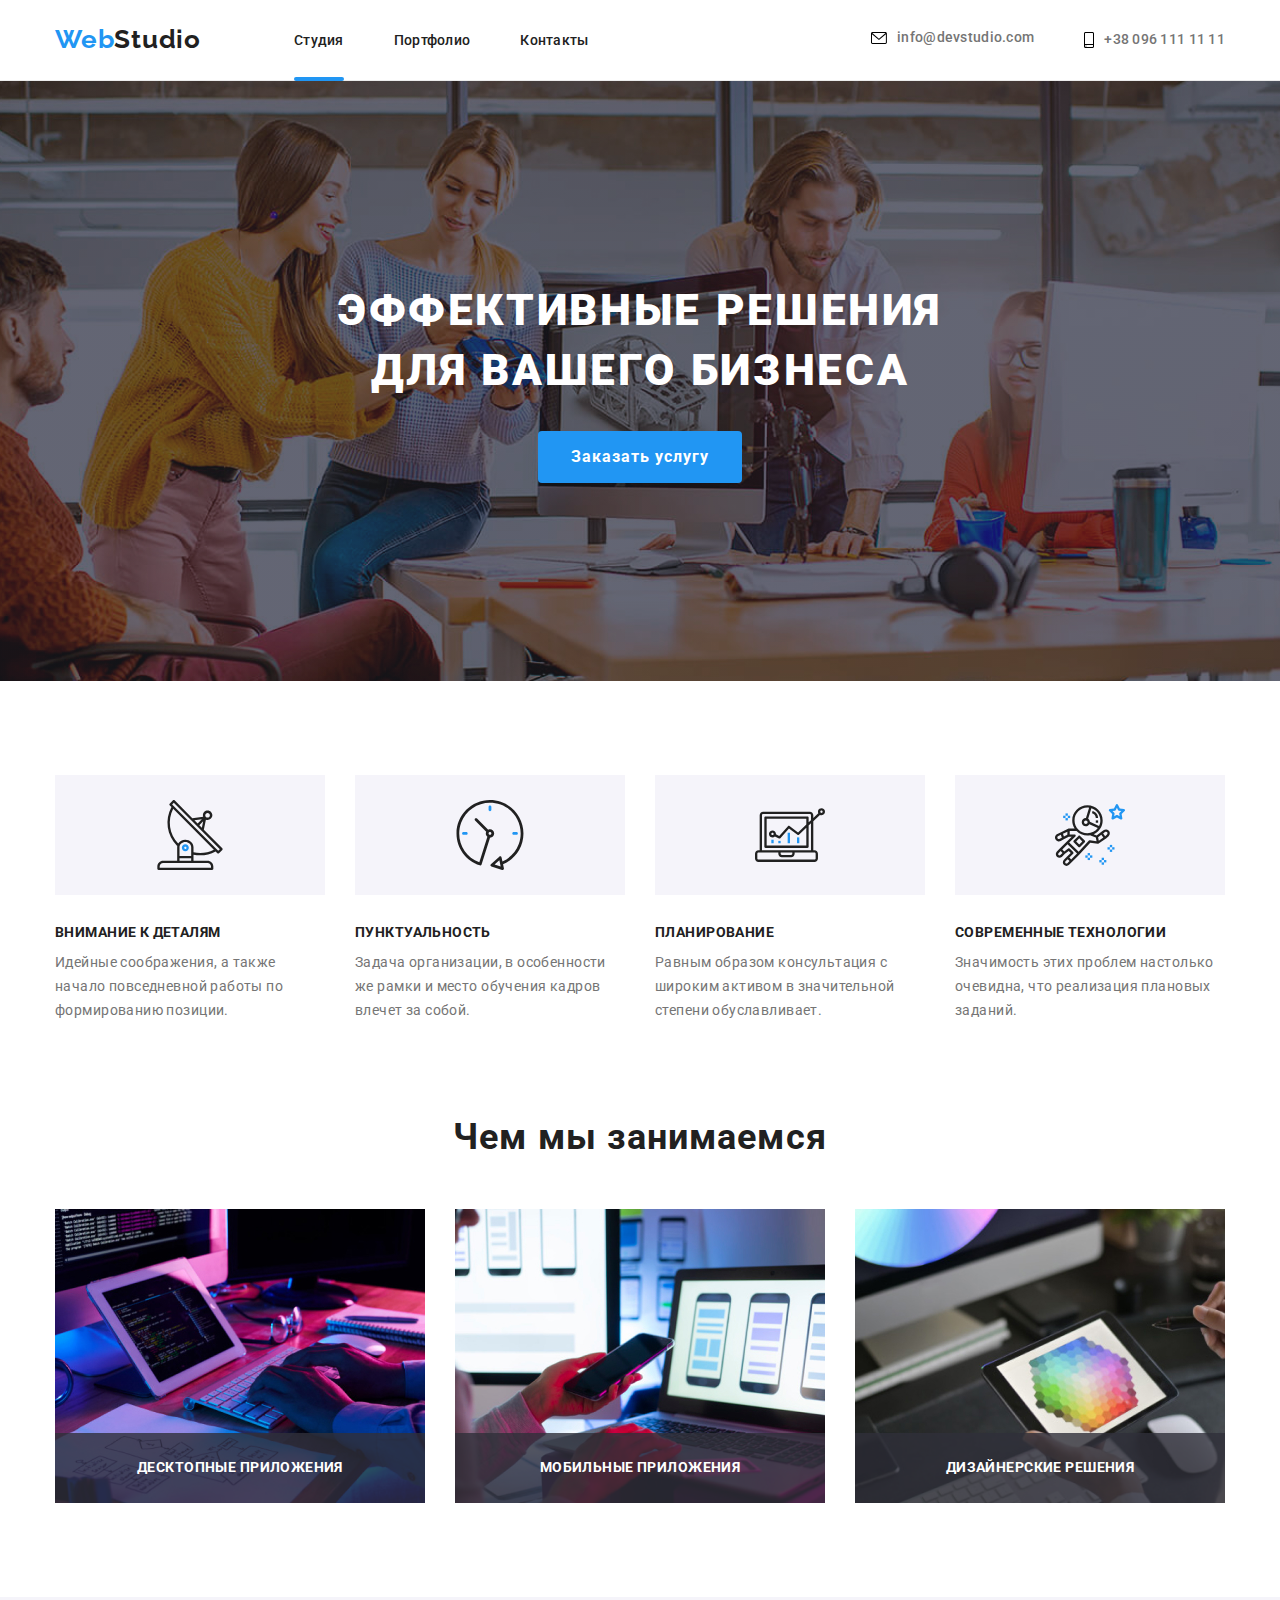
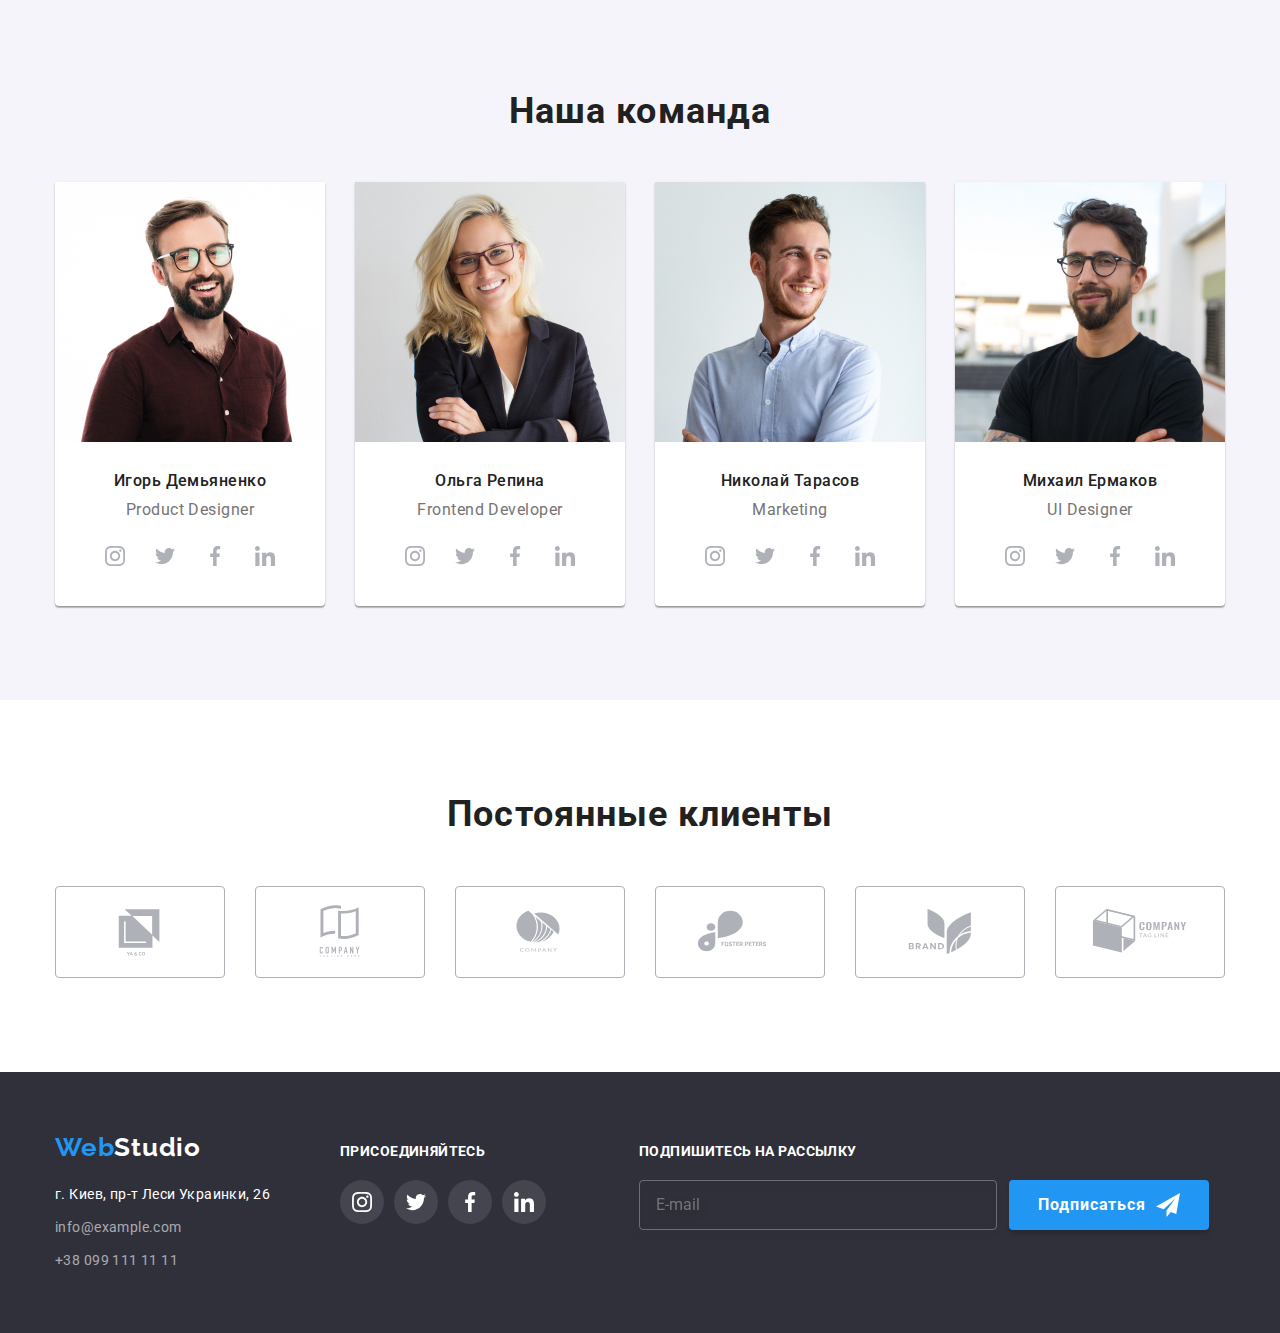
<file: index.html>
<!DOCTYPE html>
<html lang="ru">

<head>
    <meta charset="UTF-8">
    <title>Студия</title>
    <link rel="preconnect" href="https://fonts.googleapis.com">
    <link rel="preconnect" href="https://fonts.gstatic.com" crossorigin>
    <link
        href="https://fonts.googleapis.com/css2?family=Raleway:wght@700&family=Roboto:wght@400;500;700;900&display=swap"
        rel="stylesheet">
    <link rel="stylesheet" href="https://cdnjs.cloudflare.com/ajax/libs/modern-normalize/1.1.0/modern-normalize.css"
        integrity="sha512-Y0MM+V6ymRKN2zStTqzQ227DWhhp4Mzdo6gnlRnuaNCbc+YN/ZH0sBCLTM4M0oSy9c9VKiCvd4Jk44aCLrNS5Q=="
        crossorigin="anonymous" referrerpolicy="no-referrer" />
    <!-- <link rel="stylesheet" href="./css/styles.css"> -->
    <link rel="stylesheet" href="./css/main.min.css">
</head>

<body>
    <header class="header">
        <div class="container container-nav">
            <nav class="navigation">
                <a href="./index.html" lang="en" class="logo navigation__logo link"><span
                        class="logo">Web</span>Studio</a>
                <ul class="navigation__list list">
                    <li class="navigation__item"><a href="./index.html" class="navigation__link current link">Студия</a>
                    </li>
                    <li class="navigation__item"><a href="./portfolio.html" class="navigation__link link">Портфолио</a>
                    </li>
                    <li class="navigation__item"><a href="" class="navigation__link link">Контакты</a></li>
                </ul>
            </nav>
            <ul class="contacts  list">
                <li class="contacts__item"><a href="maito:info@devstudio.com" class="contacts__link link"> <svg
                            class="contacts__icon-svg" width="16" height="12">
                            <use href="./images/symbol-defs.svg#icon-envelope-hover"></use>
                        </svg>info@devstudio.com</a></li>
                <li class="contacts__item"><a href="tel:+380961111111" class="contacts__link link"> <svg
                            class="contacts__icon-svg" width="10" height="16">
                            <use href="./images/symbol-defs.svg#icon-smartphone"></use>
                        </svg>+38 096 111 11 11</a>
                </li>
            </ul>
        </div>
    </header>
    <main>
        <section class="hero">
            <div class="container">
                <h1 class="hero__title">Эффективные решения<br>для вашего бизнеса</h1>
                <button type="button" class="button hero__button" data-modal-open>Заказать услугу</button>
            </div>
        </section>

        <section class="advanteges">
            <div class="container">
                <ul class="advanteges__list list">
                    <li class="advanteges__item">
                        <div class="advanteges__logo logo"><svg class="advanteges-logo-svg" width="70" heigth="70">
                                <use href="./images/symbol-defs.svg#icon-antenna-1"></use>
                            </svg></div>
                        <h3 class="advanteges__title title">Внимание к деталям</h3>
                        <p class="advanteges__text text"> Идейные соображения, а также начало повседневной работы по
                            формированию
                            позиции.
                        </p>
                    </li>
                    <li class="advanteges-item">
                        <div class="advanteges__logo logo"><svg class="advanteges-logo-svg" width="70" heigth="70">
                                <use href="./images/symbol-defs.svg#icon-clock-1"></use>
                            </svg></div>
                        <h3 class="advanteges__title title">Пунктуальность</h3>
                        <p class="advanteges__text text"> Задача организации, в особенности же рамки и место обучения
                            кадров
                            влечет за собой.
                        </p>
                    </li>
                    <li class="advanteges__item">
                        <div class="advanteges__logo"><svg class="advanteges-logo-svg" width="70" heigth="70">
                                <use href="./images/symbol-defs.svg#icon-diagram-1"></use>
                            </svg></div>
                        <h3 class="advanteges__title title">Планирование</h3>
                        <p class="advanteges__text text"> Равным образом консультация с широким активом в значительной
                            степени
                            обуславливает.
                        </p>
                    </li>
                    <li class="advanteges__item">
                        <div class="advanteges__logo"><svg class="advanteges-logo-svg" width="70" heigth="70">
                                <use href="./images/symbol-defs.svg#icon-astronaut-1"></use>
                            </svg></div>
                        <h3 class="advanteges__title title">Современные технологии</h3>
                        <p class="advanteges__text text"> Значимость этих проблем настолько очевидна, что реализация
                            плановых
                            заданий.
                        </p>
                    </li>
                </ul>
            </div>
        </section>
        <section class="working">
            <div class="container">
                <h2 class="working__title">Чем мы занимаемся</h2>
                <ul class="working__list">
                    <li class="working__item list">
                        <div class="working__anim"><img src="./images/img1.jpg" alt="печать алгоритма" width="370">
                            <p class="working__text">ДЕСКТОПНЫЕ ПРИЛОЖЕНИЯ</p>
                        </div>
                    </li>
                    <li class="working__item list">
                        <div class="working__anim"><img src="./images/img2.jpg" alt="телефон и ноутбук" width="370">
                            <p class="working__text">МОБИЛЬНЫЕ ПРИЛОЖЕНИЯ</p>
                        </div>
                    </li>
                    <li class="working__item list">
                        <div class="working__anim"><img src="./images/img3.jpg" alt="галерея цветов на планшете"
                                width="370">
                            <p class="working__text">ДИЗАЙНЕРСКИЕ РЕШЕНИЯ</p>
                        </div>
                    </li>
                </ul>
            </div>
        </section>
        <section class="team">
            <div class="container">
                <h2 class="team__main">Наша команда</h2>
                <ul class="team__list list">
                    <li class="team__item">
                        <img src="./images/img4.jpg" alt="Игорь Демьяненко" width="270">
                        <div class="description">
                            <h3 class="description__title">Игорь Демьяненко</h3>
                            <p class="description__text">Product Designer</p>
                            <ul class="description__soc list">
                                <li class="description__item"><a href="" class="description__link link">
                                        <svg class="description__icon" width="20" height="20">
                                            <use href="./images/symbol-defs.svg#icon-instagram"></use>
                                        </svg>
                                    </a></li>
                                <li class="description__item"><a href="" class="description__link link">
                                        <svg class="description__icon" width="20" height="20">
                                            <use href="./images/symbol-defs.svg#icon-twitter">
                                            </use>
                                        </svg></a></li>
                                <li class="description__item"><a href="" class="description__link link">
                                        <svg class="description__icon" width="20" height="20">
                                            <use href="./images/symbol-defs.svg#icon-facebook">
                                            </use>
                                        </svg></a></li>
                                <li class="description__item"><a href="" class="description__link link">
                                        <svg class="description__icon" width="20" height="20">
                                            <use href="./images/symbol-defs.svg#icon-linkedin">
                                            </use>
                                        </svg></a></li>
                            </ul>
                        </div>
                    </li>
                    <li class="team__item">
                        <img src="./images/img5.jpg" alt="Ольга Репина" width="270">
                        <div class="description">
                            <h3 class="description__title">Ольга Репина</h3>
                            <p class="description__text">Frontend Developer</p>
                            <ul class="description__soc list">
                                <li class="description__item"><a href="" class="description__link link">
                                        <svg class="description__icon" width="20" height="20">
                                            <use href="./images/symbol-defs.svg#icon-instagram"></use>
                                        </svg>
                                    </a></li>
                                <li class="description__item"><a href="" class="description__link link">
                                        <svg class="description__icon" width="20" height="20">
                                            <use href="./images/symbol-defs.svg#icon-twitter">
                                            </use>
                                        </svg></a></li>
                                <li class="description__item"><a href="" class="description__link link">
                                        <svg class="description__icon" width="20" height="20">
                                            <use href="./images/symbol-defs.svg#icon-facebook">
                                            </use>
                                        </svg></a></li>
                                <li class="description__item"><a href="" class="description__link link">
                                        <svg class="description__icon" width="20" height="20">
                                            <use href="./images/symbol-defs.svg#icon-linkedin">
                                            </use>
                                        </svg></a></li>
                            </ul>
                        </div>
                    </li>
                    <li class="team__item">
                        <img src="./images/img6.jpg" alt="Николай Тарасов" width="270">
                        <div class="description">
                            <h3 class="description__title">Николай Тарасов</h3>
                            <p class="description__text">Marketing</p>
                            <ul class="description__soc list">
                                <li class="description__item"><a href="" class="description__link link">
                                        <svg class="description__icon" width="20" height="20">
                                            <use href="./images/symbol-defs.svg#icon-instagram"></use>
                                        </svg>
                                    </a></li>
                                <li class="description__item"><a href="" class="description__link link">
                                        <svg class="description__icon" width="20" height="20">
                                            <use href="./images/symbol-defs.svg#icon-twitter">
                                            </use>
                                        </svg></a></li>
                                <li class="description__item"><a href="" class="description__link link">
                                        <svg class="description__icon" width="20" height="20">
                                            <use href="./images/symbol-defs.svg#icon-facebook">
                                            </use>
                                        </svg></a></li>
                                <li class="description__item"><a href="" class="description__link link">
                                        <svg class="description__icon" width="20" height="20">
                                            <use href="./images/symbol-defs.svg#icon-linkedin">
                                            </use>
                                        </svg></a></li>
                            </ul>
                        </div>
                    </li>
                    <li class="team__item">
                        <img src="./images/img7.jpg" alt="Мизаил Ермаков" width="270">
                        <div class="description">
                            <h3 class="description__title">Михаил Ермаков</h3>
                            <p class="description__text">UI Designer</p>
                            <ul class="description__soc list">
                                <li class="description__item"><a href="" class="description__link link">
                                        <svg class="description__icon" width="20" height="20">
                                            <use href="./images/symbol-defs.svg#icon-instagram"></use>
                                        </svg>
                                    </a></li>
                                <li class="description__item"><a href="" class="description__link link">
                                        <svg class="description__icon" width="20" height="20">
                                            <use href="./images/symbol-defs.svg#icon-twitter">
                                            </use>
                                        </svg></a></li>
                                <li class="description__item"><a href="" class="description__link link">
                                        <svg class="description__icon" width="20" height="20">
                                            <use href="./images/symbol-defs.svg#icon-facebook">
                                            </use>
                                        </svg></a></li>
                                <li class="description__item"><a href="" class="description__link link">
                                        <svg class="description__icon" width="20" height="20">
                                            <use href="./images/symbol-defs.svg#icon-linkedin">
                                            </use>
                                        </svg></a></li>
                            </ul>
                    </li>
            </div>
            </ul>
            </div>
        </section>
        <section class="customers">
            <div class="container">
                <h2 class="customers-title">Постоянные клиенты</h2>
                <ul class="customers-list list">
                    <li class="customers-item"><a href="" class="customers-item-link link"><svg class="customers-logo"
                                width="106" height="60">
                                <use href="./images/symbol-defs.svg#icon-Logo-1"></use>
                            </svg> </a></li>
                    <li class="customers-item"><a href="" class="customers-item-link link"><svg class="customers-logo"
                                width="106" height="60">
                                <use href="./images/symbol-defs.svg#icon-Logo-2"></use>
                            </svg> </a></li>
                    <li class="customers-item"><a href="" class="customers-item-link link"><svg class="customers-logo"
                                width="106" height="60">
                                <use href="./images/symbol-defs.svg#icon-Logo-3"></use>
                            </svg> </a></li>
                    <li class="customers-item"><a href="" class="customers-item-link link"><svg class="customers-logo"
                                width="106" height="60">
                                <use href="./images/symbol-defs.svg#icon-Logo-4"></use>
                            </svg> </a></li>
                    <li class="customers-item"><a href="" class="customers-item-link link"><svg class="customers-logo"
                                width="106" height="60">
                                <use href="./images/symbol-defs.svg#icon-Logo-5"></use>
                            </svg> </a></li>
                    <li class="customers-item"><a href="" class="customers-item-link link"><svg class="customers-logo"
                                width="106" height="60">
                                <use href="./images/symbol-defs.svg#icon-Logo-6"></use>
                            </svg> </a></li>
                </ul>
            </div>

        </section>
    </main>

    <footer class="footer">
        <div class="container footer-display">
            <div><a href="./index.html" lang="en" class="footer-logo link"><span class="logo">Web</span>Studio</a>
                <address class="footer-adress">
                    <ul class="footer-list list">
                        <li class="footer-item">
                            <a href="https://goo.gl/maps/1Njmv294i6witmMh8" target="_blank" class="footer-map link">г.
                                Киев,
                                пр-т
                                Леси Украинки, 26</a>
                        </li>
                        <li class="footer-item">
                            <a href="maito:info@example.com" class="footer-link link">info@example.com</a>
                        </li>
                        <li class="footer-item">
                            <a href="tel:+380991111111" class="footer-link link">+38 099 111 11 11</a>
                        </li>
                    </ul>
                </address>
            </div>
            <div class="footer-join-soc">
                <h2 class="footer-title">ПРИСОЕДИНЯЙТЕСЬ</h2>
                <ul class="footer-soc list">
                    <li class="footer-soc-item"><a href="" class="footer-soc-link link">
                            <svg class="footer-soc-icon" width="20" height="20">
                                <use href="./images/symbol-defs.svg#icon-instagram"></use>
                            </svg>
                        </a></li>
                    <li class="footer-soc-item"><a href="" class="footer-soc-link link">
                            <svg class="footer-soc-icon" width="20" height="20">
                                <use href="./images/symbol-defs.svg#icon-twitter">
                                </use>
                            </svg></a></li>
                    <li class="footer-soc-item"><a href="" class="footer-soc-link link">
                            <svg class="footer-soc-icon" width="20" height="20">
                                <use href="./images/symbol-defs.svg#icon-facebook">
                                </use>
                            </svg></a></li>
                    <li class="footer-soc-item"><a href="" class="footer-soc-link link">
                            <svg class="footer-soc-icon" width="20" height="20">
                                <use href="./images/symbol-defs.svg#icon-linkedin">
                                </use>
                            </svg></a></li>
                </ul>
            </div>

            <div class="mailinglist">
                <h2 class="mailinglist-title">Подпишитесь на рассылку</h2>
                <div class="mailinglist-form"><input type="text" name="email" class="mailinglist-email"
                        placeholder="E-mail" placeholder>
                    <button type="button" class="button-signin">Подписаться<span
                            class="mailinglist-svg"></span></button>
                </div>
            </div>
        </div>
    </footer>
    <div class="backdrop is-hidden" data-modal>
        <div class="modal">
            <button type="button" class="modal-btn" data-modal-close><svg class="close-svg" wigth="11" height="11">
                    <use href="./images/symbol-defs.svg#icon-close-button-x"></use>
                </svg></button>
            <p class="modal-title">Оставьте свои данные, мы вам перезвоним</p>
            <form class="modal-form">
                <div class="form-field"><label for=""><span class="input-title">Имя</span>
                    </label>
                    <div class="input-wrap">
                        <input type="text" class="form-input" name="user-name" required>
                        <svg class="form-svg" width="18" height="18">
                            <use href="./images/symbol-defs.svg#icon-person-black-18dp-1"></use>
                        </svg>
                    </div>
                </div>
                <div class="form-field"><label for=""><span class="input-title">Телефон</span></label>
                    <div class="input-wrap"><input type="tel" class="form-input" name="user-tel" required>
                        <svg class="form-svg" width="18" height="18">
                            <use href="./images/symbol-defs.svg#icon-phone-black-18dp-1"></use>
                        </svg>
                    </div>
                </div>
                <div class="form-field"><label for=""><span class="input-title">Почта</span></label>
                    <div class="input-wrap">
                        <input type="email" class="form-input" name="user-email" required>
                        <svg class="form-svg" width="18" height="18">
                            <use href="./images/symbol-defs.svg#icon-email-black-18dp-1"></use>
                        </svg>
                    </div>
                </div>
                <div class="form-field">
                    <label for="user-comment"><span class="input-title">Комментарии</span></label>
                    <textarea name="user-comment" id="user-comment" rows="5" class="modal-comment"
                        placeholder="Введите текст"></textarea>
                </div>
                <div class="form-field">
                    <input type="checkbox" name="user-policy" value="true" class="form-policy visually-hidden"
                        id="user-policy">
                    <label for="user-policy" class="check-text">
                        <span><svg class="policy-svg" width="11" height="8">
                                <use href="./images/symbol-defs.svg#icon-Vector-1"></use>
                            </svg></span>
                        Соглашаюсь с рассылкой и принимаю <a href="" class="policy-link">Условия договора </a>

                    </label>

                </div>
                <button type="submit" class="button-send">Отправить</button>
            </form>
        </div>
    </div>
    <script src="./js/modal.js"></script>
</body>

</html>
</file>
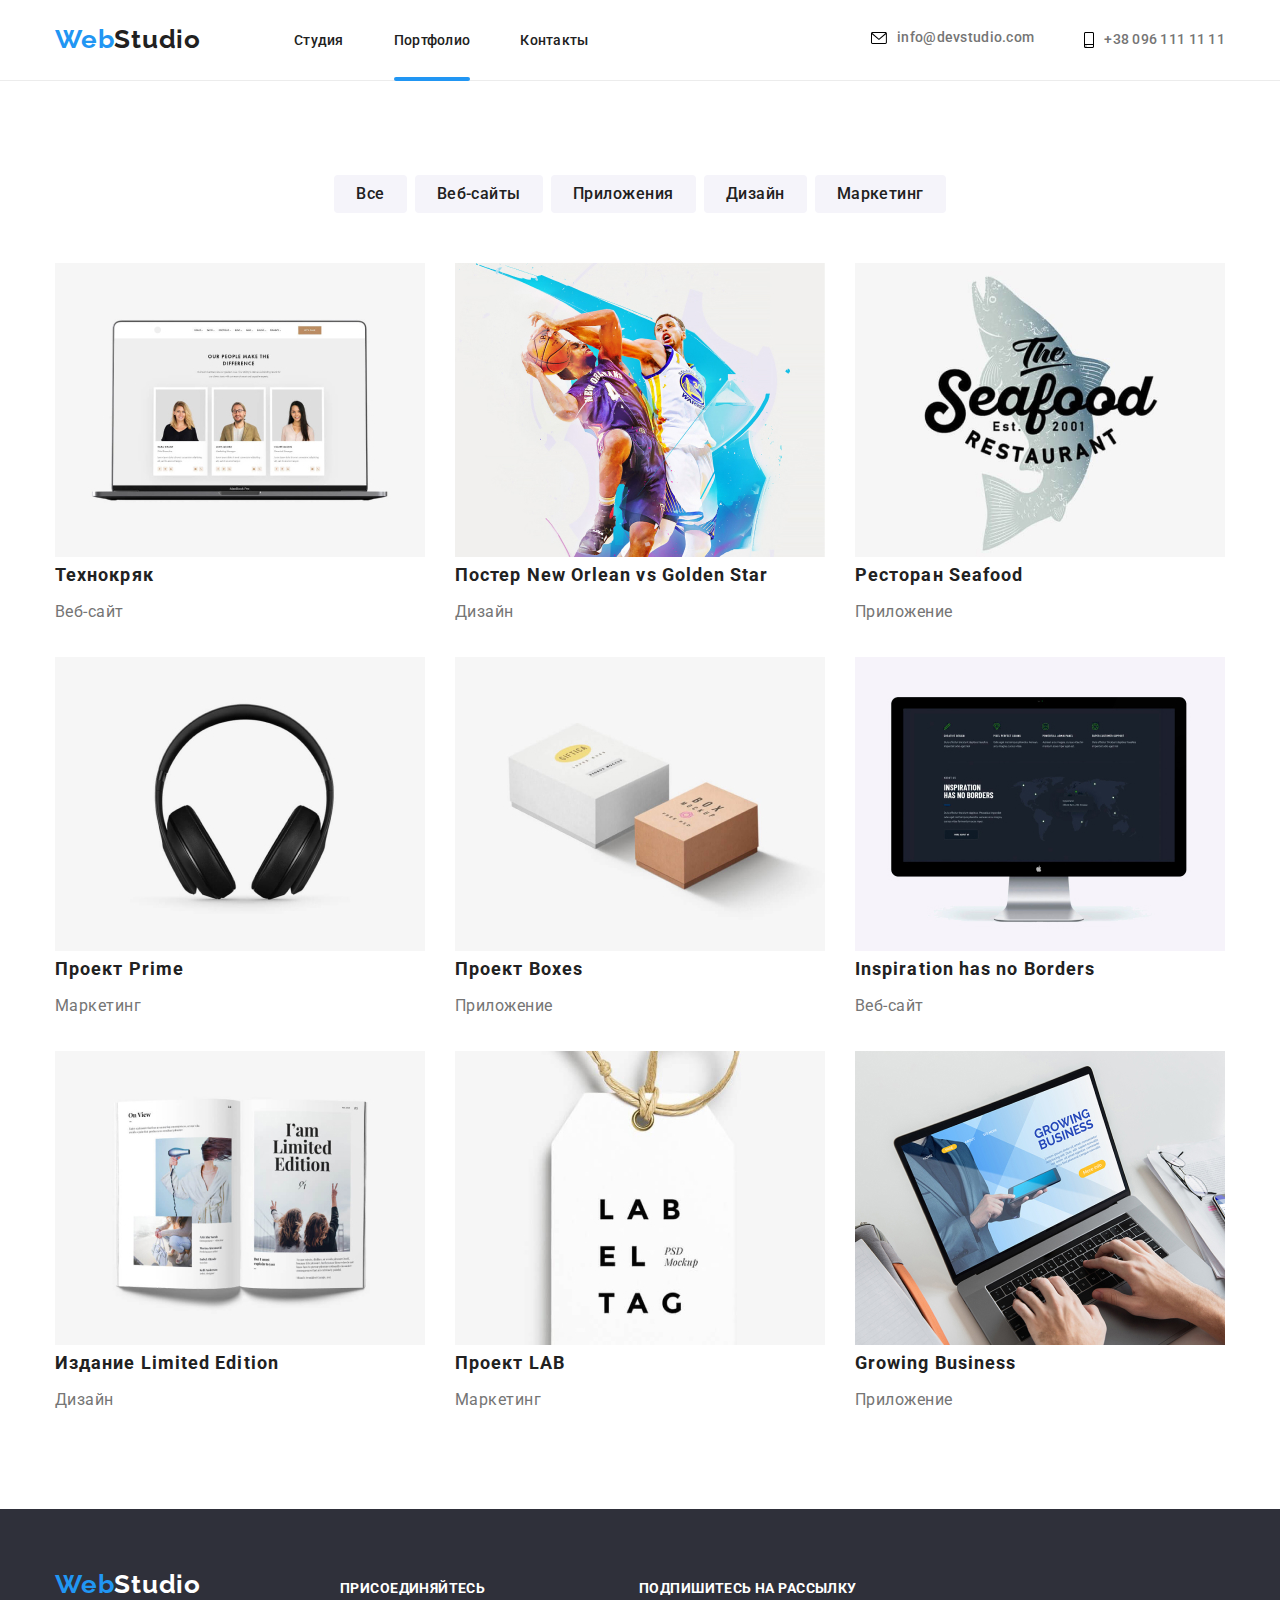
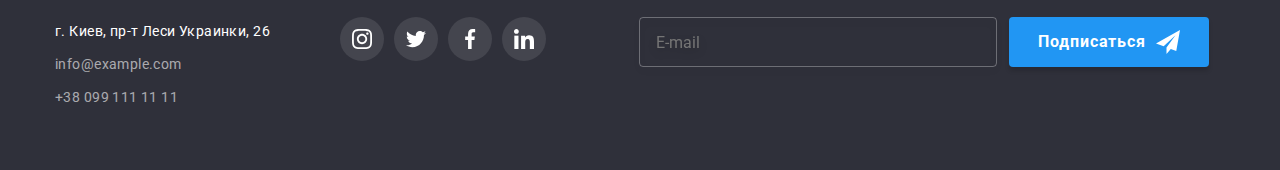
<file: portfolio.html>
<!DOCTYPE html>
<html lang="ru">

<head>
    <meta charset="UTF-8">
    <title>Портфолио</title>
    <link rel="preconnect" href="https://fonts.googleapis.com">
    <link rel="preconnect" href="https://fonts.gstatic.com" crossorigin>
    <link
        href="https://fonts.googleapis.com/css2?family=Raleway:wght@700&family=Roboto:wght@400;500;700;900&display=swap"
        rel="stylesheet">
    <link rel="stylesheet" href="https://cdnjs.cloudflare.com/ajax/libs/modern-normalize/1.1.0/modern-normalize.css"
        integrity="sha512-Y0MM+V6ymRKN2zStTqzQ227DWhhp4Mzdo6gnlRnuaNCbc+YN/ZH0sBCLTM4M0oSy9c9VKiCvd4Jk44aCLrNS5Q=="
        crossorigin="anonymous" referrerpolicy="no-referrer" />
    <!-- <link rel="stylesheet" href="./css/styles.css"> -->
    <link rel="stylesheet" href="./css/main.min.css">
  </head>

<body>
    <header class="header">
        <div class="container container-nav">
            <nav class="navigation">
                <a href="./index.html" lang="en" class="logo navigation__logo link"><span class="logo">Web</span>Studio</a>
                <ul class="navigation__list list">
                    <li class="navigation__item"><a href="./index.html" class="navigation__link link">Студия</a>
                    </li>
                    <li class="navigation__item"><a href="./portfolio.html" class="navigation__link current link">Портфолио</a></li>
                    <li class="navigation__item"><a href="" class="navigation__link link">Контакты</a></li>
                </ul>
            </nav>
            <ul class="contacts  list">
                <li class="contacts__item"><a href="maito:info@devstudio.com" class="contacts__link link"> <svg
                            class="contacts__icon-svg" width="16" height="12">
                            <use href="./images/symbol-defs.svg#icon-envelope-hover"></use>
                        </svg>info@devstudio.com</a></li>
                <li class="contacts__item"><a href="tel:+380961111111" class="contacts__link link"> <svg
                            class="contacts__icon-svg" width="10" height="16">
                            <use href="./images/symbol-defs.svg#icon-smartphone"></use>
                        </svg>+38 096 111 11 11</a>
                </li>
            </ul>
        </div>
    </header>
    <main>
        <section class="portfolio">
            <div class="container">
                <ul class="portfolio-list list">
                    <li class="portfolio-item"><button type="button" class="portfolio-btn">Все</button></li>
                    <li class="portfolio-item"><button type="button" class="portfolio-btn">Веб-сайты</button></li>
                    <li class="portfolio-item"><button type="button" class="portfolio-btn">Приложения</button></li>
                    <li class="portfolio-item"><button type="button" class="portfolio-btn">Дизайн</button></li>
                    <li class="portfolio-item"><button type="button" class="portfolio-btn">Маркетинг</button></li>
                </ul>
                <div class="projects">
                    <ul class="portfolio-projeсts list">
                        <li class="portfolio-projects-item"><a href="" class="portfolio-link link">
                                <div class="portfolio-imj-wrap"><img src="./images/img8.jpg" alt="notepade" width="370">
                                    <p class="portfolio-imj-text">Ресурс предлагает комплексные предложения с разным
                                        уровнем
                                        функционала и сервисов. Все это позволит посетителю получить
                                        исчерпывающие сведения о компании или частном лице.</p>
                                </div>
                                <div class="portfolio-projects-description">
                                    <h3 class="portfolio-title">Технокряк</h3>
                                    <p class="portfolio-text">Веб-сайт</p>
                                </div>
                            </a>
                        </li>
                        <li class="portfolio-projects-item"><a href="" class="portfolio-link link">

                                <div class="portfolio-imj-wrap"><img src="./images/img9.jpg" alt="basketball"
                                        width="370">
                                    <p class="portfolio-imj-text">Ресурс предлагает комплексные предложения с разным
                                        уровнем
                                        функционала и сервисов. Все это позволит посетителю получить
                                        исчерпывающие сведения о компании или частном лице.</p>
                                </div>

                                <div class="portfolio-projects-description">
                                    <h3 class="portfolio-title">Постер New Orlean vs Golden Star</h3>
                                    <p class="portfolio-text">Дизайн</p>
                                </div>
                            </a>
                        </li>
                        <li class="portfolio-projects-item"><a href="" class="portfolio-link link">

                                <div class="portfolio-imj-wrap"><img src="./images/img10.jpg" alt="seafood" width="370">
                                    <p class="portfolio-imj-text">Ресурс предлагает комплексные предложения с разным
                                        уровнем
                                        функционала и сервисов. Все это позволит посетителю получить
                                        исчерпывающие сведения о компании или частном лице.</p>
                                </div>
                                <div class="portfolio-projects-description">
                                    <h3 class="portfolio-title">Ресторан Seafood</h3>
                                    <p class="portfolio-text">Приложение</p>
                                </div>
                            </a>
                        </li>
                        <li class="portfolio-projects-item"><a href="" class="portfolio-link link">

                                <div class="portfolio-imj-wrap"><img src="./images/img11.jpg" alt="headphones"
                                        width="370">
                                    <p class="portfolio-imj-text">Ресурс предлагает комплексные предложения с разным
                                        уровнем
                                        функционала и сервисов. Все это позволит посетителю получить
                                        исчерпывающие сведения о компании или частном лице.</p>
                                </div>
                                <div class="portfolio-projects-description">
                                    <h3 class="portfolio-title">Проект Prime</h3>
                                    <p class="portfolio-text">Маркетинг</p>
                                </div>
                            </a>
                        </li>
                        <li class="portfolio-projects-item"><a href="" class="portfolio-link link">

                                <div class="portfolio-imj-wrap"><img src="./images/img12.jpg" alt="box" width="370">
                                    <p class="portfolio-imj-text">Ресурс предлагает комплексные предложения с разным
                                        уровнем
                                        функционала и сервисов. Все это позволит посетителю получить
                                        исчерпывающие сведения о компании или частном лице.</p>
                                </div>
                                <div class="portfolio-projects-description">
                                    <h3 class="portfolio-title">Проект Boxes</h3>
                                    <p class="portfolio-text">Приложение</p>
                                </div>
                            </a>
                        </li>
                        <li class="portfolio-projects-item"><a href="" class="portfolio-link link">

                                <div class="portfolio-imj-wrap"><img src="./images/img13.jpg" alt="monitor" width="370">
                                    <p class="portfolio-imj-text">Ресурс предлагает комплексные предложения с разным
                                        уровнем
                                        функционала и сервисов. Все это позволит посетителю получить
                                        исчерпывающие сведения о компании или частном лице.</p>
                                </div>
                                <div class="portfolio-projects-description">
                                    <h3 class="portfolio-title">Inspiration has no Borders</h3>
                                    <p class="portfolio-text">Веб-сайт</p>
                                </div>
                            </a>
                        </li>
                        <li class="portfolio-projects-item"><a href="" class="portfolio-link link">

                                <div class="portfolio-imj-wrap"><img src="./images/img14.jpg" alt="book" width="370">
                                    <p class="portfolio-imj-text">Ресурс предлагает комплексные предложения с разным
                                        уровнем
                                        функционала и сервисов. Все это позволит посетителю получить
                                        исчерпывающие сведения о компании или частном лице.</p>
                                </div>
                                <div class="portfolio-projects-description">
                                    <h3 class="portfolio-title">Издание Limited Edition</h3>
                                    <p class="portfolio-text">Дизайн</p>
                                </div>
                            </a>
                        </li>
                        <li class="portfolio-projects-item"><a href="" class="portfolio-link link">

                                <div class="portfolio-imj-wrap"><img src="./images/img15.jpg" alt="lab" width="370">
                                    <p class="portfolio-imj-text">Ресурс предлагает комплексные предложения с разным
                                        уровнем
                                        функционала и сервисов. Все это позволит посетителю получить
                                        исчерпывающие сведения о компании или частном лице.</p>
                                </div>
                                <div class="portfolio-projects-description">
                                    <h3 class="portfolio-title">Проект LAB</h3>
                                    <p class="portfolio-text">Маркетинг</p>
                                </div>
                            </a>
                        </li>
                        <li class="portfolio-projects-item"><a href="" class="portfolio-link link">

                                <div class="portfolio-imj-wrap"><img src="./images/img16.jpg" alt="working" width="370">
                                    <p class="portfolio-imj-text">Ресурс предлагает комплексные предложения с разным
                                        уровнем
                                        функционала и сервисов. Все это позволит посетителю получить
                                        исчерпывающие сведения о компании или частном лице.</p>
                                </div>
                                <div class="portfolio-projects-description">
                                    <h3 class="portfolio-title">Growing Business</h3>
                                    <p class="portfolio-text">Приложение</p>
                                </div>
                            </a>
                        </li>
                    </ul>
                </div>
            </div>
        </section>
    </main>


<footer class="footer">
    <div class="container footer-display">
        <div><a href="./index.html" lang="en" class="footer-logo link"><span class="logo">Web</span>Studio</a>
            <address class="footer-adress">
                <ul class="footer-list list">
                    <li class="footer-item">
                        <a href="https://goo.gl/maps/1Njmv294i6witmMh8" target="_blank" class="footer-map link">г.
                            Киев,
                            пр-т
                            Леси Украинки, 26</a>
                    </li>
                    <li class="footer-item">
                        <a href="maito:info@example.com" class="footer-link link">info@example.com</a>
                    </li>
                    <li class="footer-item">
                        <a href="tel:+380991111111" class="footer-link link">+38 099 111 11 11</a>
                    </li>
                </ul>
            </address>
        </div>
        <div class="footer-join-soc">
            <h2 class="footer-title">ПРИСОЕДИНЯЙТЕСЬ</h2>
            <ul class="footer-soc list">
                <li class="footer-soc-item"><a href="" class="footer-soc-link link">
                        <svg class="footer-soc-icon" width="20" height="20">
                            <use href="./images/symbol-defs.svg#icon-instagram"></use>
                        </svg>
                    </a></li>
                <li class="footer-soc-item"><a href="" class="footer-soc-link link">
                        <svg class="footer-soc-icon" width="20" height="20">
                            <use href="./images/symbol-defs.svg#icon-twitter">
                            </use>
                        </svg></a></li>
                <li class="footer-soc-item"><a href="" class="footer-soc-link link">
                        <svg class="footer-soc-icon" width="20" height="20">
                            <use href="./images/symbol-defs.svg#icon-facebook">
                            </use>
                        </svg></a></li>
                <li class="footer-soc-item"><a href="" class="footer-soc-link link">
                        <svg class="footer-soc-icon" width="20" height="20">
                            <use href="./images/symbol-defs.svg#icon-linkedin">
                            </use>
                        </svg></a></li>
            </ul>
        </div>

        <div class="mailinglist">
            <h2 class="mailinglist-title">Подпишитесь на рассылку</h2>
            <div class="mailinglist-form"><input type="text" name="email" class="mailinglist-email" placeholder="E-mail"
                    placeholder>
                <button type="button" class="button-signin">Подписаться <span class="mailinglist-svg"></span></button>
            </div>
        </div>
    </div>
</footer>
</body>

</html>
</file>
<file: css/main.min.css>
:root{--primary-text-color: #757575;--title-text-color: #212121;--accent-text-color: #2196F3}*{box-sizing:border-box}h1,h2,h3,h4,h5,h6,ul,li,p{margin:0;padding-left:0}img{max-width:100%;display:block}body{color:var(--primary-text-color);background-color:#fff;font-family:"Roboto",sans-serif}.container{width:100%;margin-right:auto;margin-left:auto;padding-left:15px;padding-right:15px}@media screen and (min-width: 480px){.container{width:480px}}@media screen and (min-width: 768px){.container{width:768px}}@media screen and (min-width: 1200px){.container{width:1200px}}.container-nav{display:flex;align-items:center;height:80px}.visually-hidden{position:absolute;white-space:nowrap;width:1px;height:1px;overflow:hidden;border:0;padding:0;clip:rect(0 0 0 0);-webkit-clip-path:inset(50%);clip-path:inset(50%);margin:-1px}.list{list-style:none}.link{text-decoration:none}.logo{color:var(--accent-text-color)}.header{border-bottom:1px solid #ececec}.navigation{display:flex}.navigation__logo{color:var(--title-text-color);font-family:"Raleway";font-style:normal;font-weight:700;font-size:26px;line-height:1,19;letter-spacing:.03em;margin-right:93px}.navigation__list{display:flex;align-items:center;gap:50px}.navigation__link{color:var(--title-text-color);font-style:"Roboto";font-weight:500;font-size:14px;line-height:1.14;letter-spacing:.02em;transition:color 250ms cubic-bezier(0.4, 0, 0.2, 1);position:relative}.navigation__link::after{content:"";position:absolute;width:100%;height:4px;border-radius:2px;background-color:var(--accent-text-color);top:45px;display:block;opacity:0}.navigation__link.current::after{content:"";position:absolute;width:100%;height:4px;border-radius:2px;background-color:var(--accent-text-color);top:45px;display:block;opacity:1}.navigation__link:hover::after{opacity:1}.navigation__link:hover,.navigation__link:focus{color:var(--accent-text-color)}.contacts__link{color:var(--primary-text-color);font-weight:500;font-size:14px;line-height:1.14px;letter-spacing:.02em;display:flex;align-items:center;transition:color 250ms cubic-bezier(0.4, 0, 0.2, 1)}.contacts__link:hover,.contacts__link:focus{color:var(--accent-text-color)}.contacts__link:hover .contacts__icon-svg,.contacts__link:focus .contacts__icon-svg{fill:var(--accent-text-color)}.contacts{display:flex;margin-left:auto;gap:50px}.contacts__icon-svg{margin-right:10px;transition:fill 250ms cubic-bezier(0.4, 0, 0.2, 1)}.contacts__icon-svg:hover,.contacts__icon-svg:focus{fill:var(--accent-text-color)}.hero{background-color:#2f303a;height:600px;padding-top:200px;background-image:linear-gradient(rgba(47, 48, 58, 0.4), rgba(47, 48, 58, 0.4)),url(../images/hero-bg.jpg);background-repeat:no-repeat;background-position:center;background-size:cover;max-width:1600px;margin:0 auto}.hero__title{color:#fff;font-weight:900;font-size:44px;line-height:1.36;text-align:center;letter-spacing:.06em;text-transform:uppercase}.hero__button{font-family:"Roboto";cursor:pointer;color:#fff;background-color:var(--accent-text-color);font-weight:700;font-size:16px;line-height:1.88;text-align:center;letter-spacing:.06em;padding:10px 32px;border-radius:4px;border:1px solid rgba(0,0,0,0);margin-top:30px;margin-left:auto;margin-right:auto;display:block}.advanteges{padding-top:94px;padding-bottom:94px}.advanteges__item{width:270px}.advanteges__logo{width:270px;height:120px;background-color:#f5f4fa;display:flex;justify-content:center;margin-bottom:30px}.advanteges__list{display:flex;gap:30px}.advanteges__title{color:var(--title-text-color);font-weight:700;font-size:14px;line-height:1.14;letter-spacing:.03em;text-transform:uppercase;margin-bottom:10px}.advanteges__text{font-size:14px;line-height:1.71;letter-spacing:.03em}.working{padding-bottom:94px}.working__anim{position:relative}.working__list{display:flex;justify-content:space-between}.working__text{display:flex;align-items:center;justify-content:center;width:370px;height:70px;position:absolute;bottom:0;left:0;color:#fff;font-weight:700;font-size:14px;line-height:1.14;text-align:center;letter-spacing:.03em;text-transform:uppercase;background-color:rgba(47,48,58,.8);transition:box-shadow 250ms cubic-bezier(0.4, 0, 0.2, 1)}.working__text:hover{box-shadow:0px 4px 4px rgba(0,0,0,.25)}.team{background-color:#f5f4fa;padding-top:94px;padding-bottom:94px}.team__list{display:flex;gap:30px}.team__item{background-color:#fff;text-align:center;box-shadow:0px 1px 3px rgba(0,0,0,.12),0px 1px 1px rgba(0,0,0,.14),0px 2px 1px rgba(0,0,0,.2);border-radius:0px 0px 4px 4px}.description{padding-top:30px;padding-bottom:30px;border-radius:0px 0px 4px 4px}.description__title{color:var(--title-text-color);font-weight:500;font-size:16px;line-height:1.18;letter-spacing:.03em;margin-bottom:10px}.description__text{color:var(--primary-text-color);font-size:16px;line-height:1.18;letter-spacing:.03em;margin-bottom:16px}.description__soc{display:flex;justify-content:center;gap:10px}.description__icon{fill:#afb1b8;transition:fill 250ms cubic-bezier(0.4, 0, 0.2, 1)}.description__link{width:40px;height:40px;border-radius:50%;background-color:#fff;display:flex;align-items:center;justify-content:center;transition:background-color 250ms cubic-bezier(0.4, 0, 0.2, 1)}.description__link:hover,.description__link:focus{background-color:var(--accent-text-color)}.team__main,.working__title{color:var(--title-text-color);font-weight:700;font-size:36px;line-height:1.16;letter-spacing:.03em;margin-bottom:50px;text-align:center}.description__link:hover .description__icon,.description__link:focus .description__icon{fill:#fff}.customers{padding-top:94px}.customers-title{margin-bottom:50px;text-align:center;font-weight:700;font-size:36px;line-height:1.16;text-align:center;letter-spacing:.03em;color:var(--title-text-color)}.customers-list{display:flex;justify-content:center;gap:30px;margin-bottom:94px}.customers-item-link{display:flex;width:170px;height:92px;border:1px solid #afb1b8;border-radius:4px;justify-content:center;align-items:center;transition:border 250ms cubic-bezier(0.4, 0, 0.2, 1)}.customers-item-link:hover,.customers-item-link :focus{border:1px solid var(--accent-text-color)}.customers-item-link:focus .customers-logo,.customers-item-link:hover .customers-logo{fill:var(--accent-text-color)}.customers-logo{fill:#afb1b8;transition:fill 250ms cubic-bezier(0.4, 0, 0.2, 1)}.portfolio{padding-top:94px;padding-bottom:94px}.portfolio-list{justify-content:center;display:flex;gap:8px}.portfolio-title{color:var(--title-text-color);font-weight:700;font-size:18px;line-height:2;letter-spacing:.06em;margin-bottom:4px}.portfolio-text{color:var(--primary-text-color);font-size:16px;line-height:1.88;letter-spacing:.03em}.portfolio-imj-wrap{position:relative;overflow:hidden}.portfolio-imj-text{padding:63px 24px 63px 24px;position:absolute;top:0;left:0;font-weight:400;font-size:18px;line-height:1.56;letter-spacing:.03em;color:#fff;background-color:rgba(33,150,243,.9);transform:translateY(100%);transition:250ms cubic-bezier(0.4, 0, 0.2, 1)}.portfolio-btn{cursor:pointer;color:var(--title-text-color);background-color:#f5f4fa;font-weight:500;font-size:16px;line-height:1.62;text-align:center;letter-spacing:.03em;font-family:inherit;padding-top:6px;padding-bottom:6px;padding-left:22px;padding-right:22px;border:0;border-radius:4px;transition:background-color 250ms cubic-bezier(0.4, 0, 0.2, 1),box-shadow 250ms cubic-bezier(0.4, 0, 0.2, 1),color 250ms cubic-bezier(0.4, 0, 0.2, 1)}.portfolio-btn:hover,.portfolio-btn:focus{color:#fff;background-color:var(--accent-text-color);box-shadow:0px 3px 1px rgba(0,0,0,.1),0px 1px 2px rgba(0,0,0,.08),0px 2px 2px rgba(0,0,0,.12)}.projects{margin-top:50px}.portfolio-projeсts{display:flex;flex-wrap:wrap;gap:30px}.portfolio-projeсts-item{width:370px;transition:box-shadow 250ms cubic-bezier(0.4, 0, 0.2, 1)}.portfolio-projeсts-item:hover,.portfolio-projeсts-item:focus{box-shadow:0px 1px 1px rgba(0,0,0,.12),0px 4px 4px rgba(0,0,0,.06),1px 4px 6px rgba(0,0,0,.16)}.portfolio-projeсts-description{padding-top:20px;padding-bottom:20px;padding-left:24px;border:1px solid #eee}.portfolio-projects-item:hover .portfolio-imj-text{transform:translateY(0%)}.footer{background-color:#2f303a;padding-top:60px;padding-bottom:60px}.footer-display{display:flex}.footer-logo{color:#fff;font-family:"Raleway";font-style:normal;font-weight:700;font-size:26px;line-height:31px;letter-spacing:.03em}.footer-adress{margin-top:20px}.footer-item{margin-top:9px}.footer-map,.footer-link{color:#fff;font-weight:400;font-size:14px;line-height:1.71;letter-spacing:.03em;font-style:normal;transition:color 250ms cubic-bezier(0.4, 0, 0.2, 1)}.footer-link{color:rgba(255,255,255,.6)}.footer-link:hover,.footer-link:focus{color:var(--accent-text-color)}.footer-map:hover,.footer-map:focus{color:var(--accent-text-color)}.footer-join-soc{margin-left:70px;margin-top:12px}.footer-title,.footer .mailinglist-title{color:#fff;margin-bottom:20px;font-weight:700;font-size:14px;line-height:1.14;letter-spacing:.03em;text-transform:uppercase}.footer-soc{display:flex;justify-content:center;align-items:center;gap:10px}.footer-soc-link{height:44px;width:44px;border-radius:50%;background-color:rgba(255,255,255,.1);display:flex;justify-content:center;align-items:center;transition:background-color 250ms cubic-bezier(0.4, 0, 0.2, 1)}.footer-soc-link:hover,.footer-soc-link:focus{background-color:var(--accent-text-color)}.footer-soc-icon{fill:#fff}.mailinglist{margin-left:93px;margin-top:12px}.mailinglist-email{width:358px;height:50px;border:1px solid rgba(255,255,255,.3);filter:drop-shadow(0px 4px 4px rgba(0, 0, 0, 0.15));border-radius:4px;background-color:rgba(0,0,0,0);color:#fff;padding-left:16px}.mailinglist-email::-moz-placeholder{padding:0}.mailinglist-email:-ms-input-placeholder{padding:0}.mailinglist-email::placeholder{padding:0}.mailinglist-form{display:flex}.mailinglist-svg{background-image:url(../images/icon\ send.svg);width:24px;height:24px}.button-signin{margin-left:12px;width:200px;height:50px;background-color:var(--accent-text-color);font-weight:700;font-size:16px;line-height:1.88;letter-spacing:.06em;color:#fff;box-shadow:0px 4px 4px rgba(0,0,0,.15);border-radius:4px;border:none;display:flex;justify-content:center;gap:10px;align-items:center;cursor:pointer}.backdrop{background-color:rgba(0,0,0,.2);width:100%;height:100%;position:fixed;top:0;left:0;opacity:1;transition:opacity 250ms cubic-bezier(0.4, 0, 0.2, 1),visibility 250ms}.backdrop.is-hidden{opacity:0;visibility:hidden;pointer-events:none}.backdrop.is-hidden.modal{transform:translate(-50%, -50%) scale(0)}.modal{position:absolute;width:528px;height:581px;top:50%;left:50%;background-color:#fff;transform:translate(-50%, -50%) scale(1);transition:scale 250ms cubic-bezier(0.4, 0, 0.2, 1);box-shadow:0px 1px 3px rgba(0,0,0,.12),0px 1px 1px rgba(0,0,0,.14),0px 2px 1px rgba(0,0,0,.2);border-radius:4px;padding:40px}.modal-btn{display:flex;width:30px;height:30px;border-radius:50%;justify-content:center;align-items:center;border:1px solid rgba(0,0,0,.1);background-color:#fff;position:absolute;top:8px;right:8px;cursor:pointer;font-family:"Roboto"}.modal-title{font-weight:700;font-size:20px;line-height:1.15;text-align:center;letter-spacing:.03em;color:#212121;margin-bottom:12px}.form-field{position:relative;margin-bottom:10px}.input-title{font-weight:400;font-size:12px;line-height:1.16;letter-spacing:.01em;color:#757575;display:block;margin-bottom:4px}.form-input{width:100%;height:40px;border:1px solid rgba(33,33,33,.2);border-radius:4px;padding-left:42px;outline:none}.form-input:focus{border-color:var(--accent-text-color)}.form-input:focus+.form-svg{fill:#2196f3}.form-svg{position:absolute;left:12px;top:50%}.modal-comment{width:100%;height:120px;border:1px solid rgba(33,33,33,.2);border-radius:4px;resize:none;font-weight:400;font-size:12px;line-height:1.16;letter-spacing:.01em;color:var(--primary-text-color);padding:12px;outline:none}.modal-comment:focus{border-color:var(--accent-text-color)}.modal-comment::-moz-placeholder{font-weight:400;font-size:12px;line-height:1.16;letter-spacing:.01em;color:rgba(117,117,117,.5)}.modal-comment:-ms-input-placeholder{font-weight:400;font-size:12px;line-height:1.16;letter-spacing:.01em;color:rgba(117,117,117,.5)}.modal-comment::placeholder{font-weight:400;font-size:12px;line-height:1.16;letter-spacing:.01em;color:rgba(117,117,117,.5)}.button-send{margin-left:auto;margin-right:auto;margin-top:30px;display:block;width:200px;height:50px;color:#fff;background-color:var(--accent-text-color);box-shadow:0px 4px 4px rgba(0,0,0,.15);border-radius:4px;border:none;cursor:pointer;font-family:"Roboto";font-weight:700;font-size:16px;line-height:1.88;letter-spacing:.06em}.policy-svg{fill:rgba(0,0,0,0)}.form-policy:checked+.check-text span{background-color:var(--accent-text-color);border-color:var(--accent-text-color)}.form-policy:checked+.check-text .policy-svg{fill:#fff}.check-text{font-weight:400;font-size:14px;line-height:1.71;letter-spacing:.03em;color:#757575;display:flex;align-items:center}.check-text span{width:16px;height:15px;border:2px solid #212121;border-radius:3px;margin-left:5px;display:flex;align-items:center;justify-content:center;transition:background-color 250ms cubic-bezier(0.4, 0, 0.2, 1),border-color 250ms cubic-bezier(0.4, 0, 0.2, 1);margin-right:7px}.policy-link{color:var(--accent-text-color);margin-left:3px}/*# sourceMappingURL=main.min.css.map */
</file>
